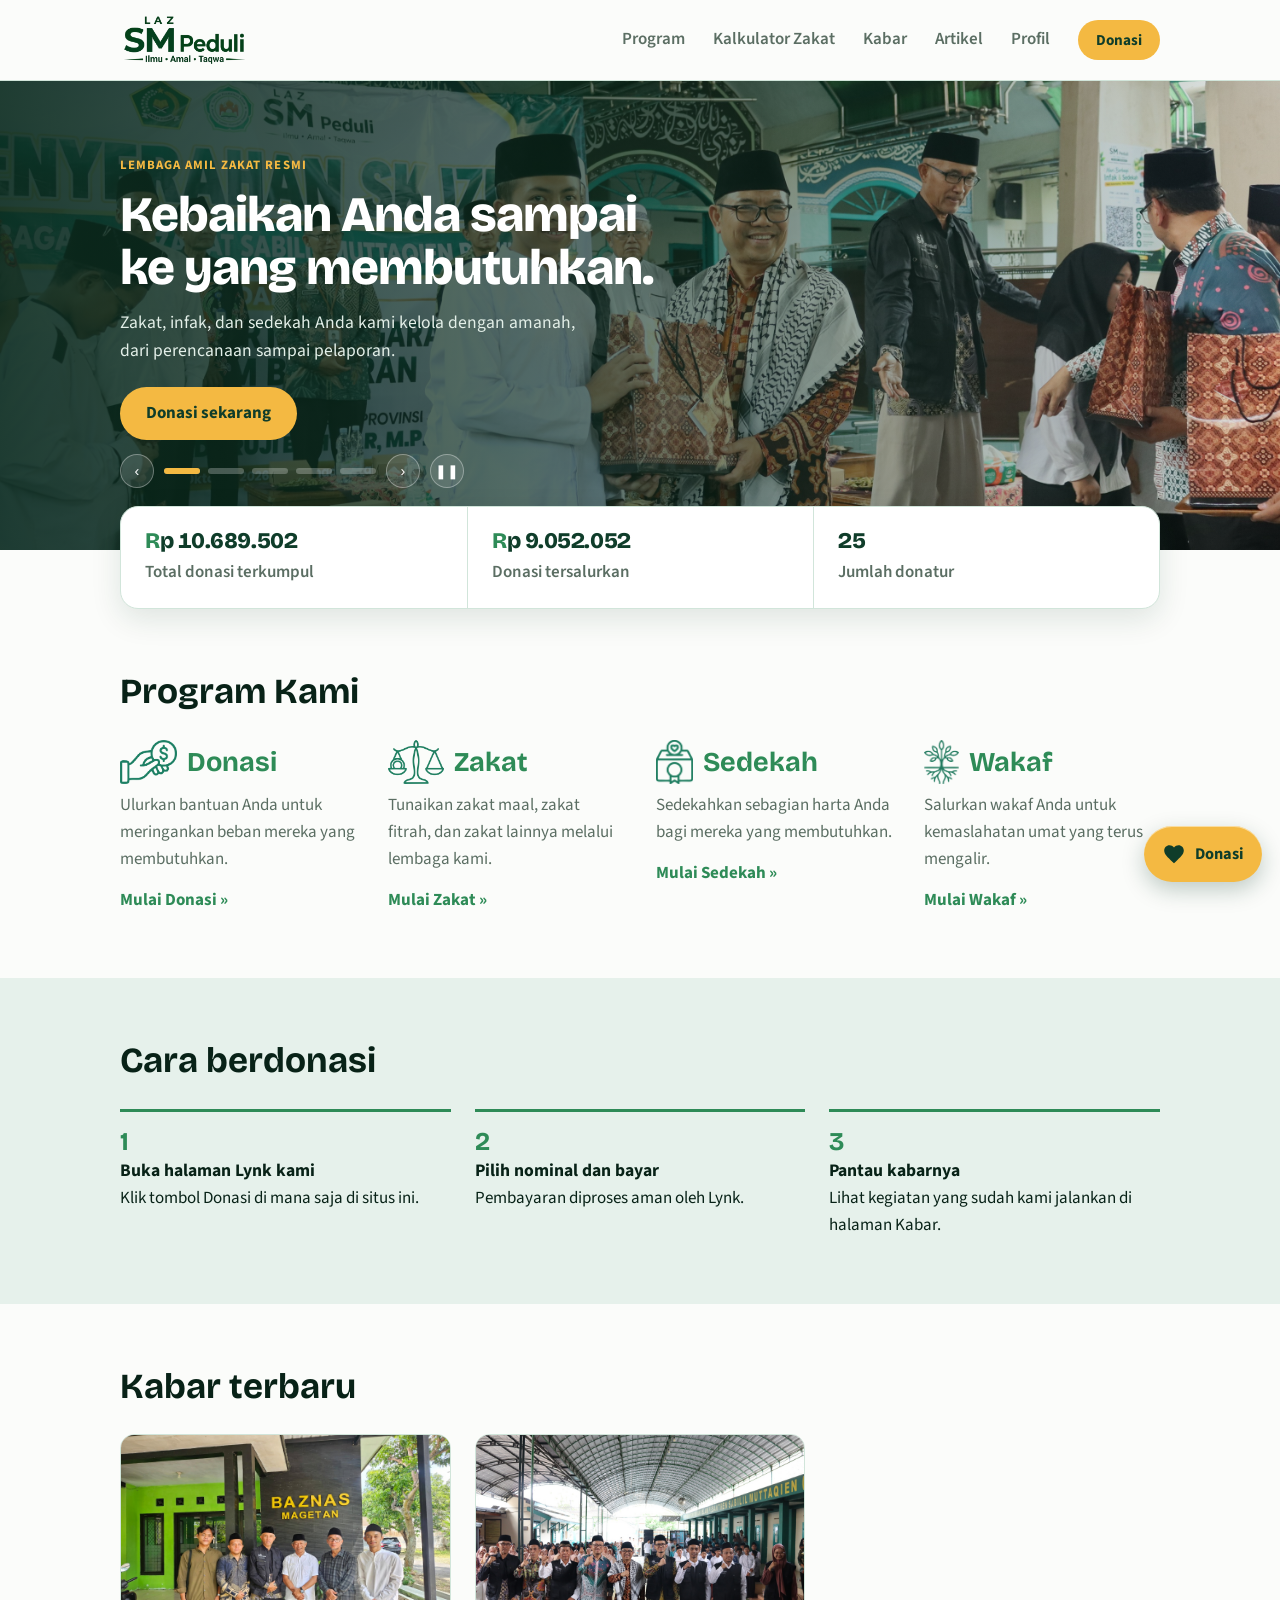
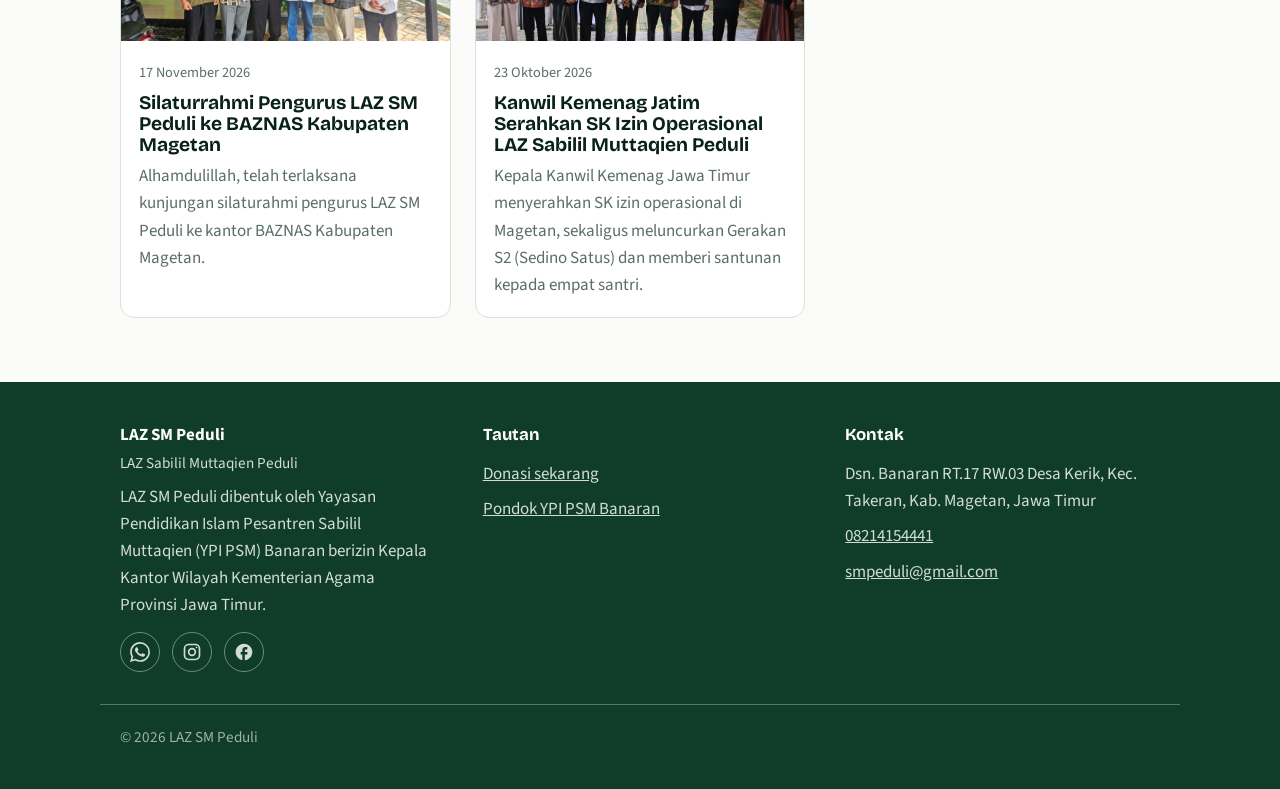
<file: index.html>
<!doctype html><html lang="id"><head><meta charset="utf-8"><link rel="icon" type="image/png" href="/img/favicon.png"><link rel="apple-touch-icon" href="/img/favicon.png"><meta name="viewport" content="width=device-width,initial-scale=1"><meta name="theme-color" content="#0f3d2a"><link rel="preconnect" href="https://fonts.googleapis.com"><link rel="preconnect" href="https://fonts.gstatic.com" crossorigin><link rel="stylesheet" href="https://fonts.googleapis.com/css2?family=Bricolage+Grotesque:wght@600;800&family=Source+Sans+3:wght@400;600;700&display=swap"><link rel="stylesheet" href="style.css"><title>LAZ SM Peduli | Zakat, Infak, Sedekah dan Wakaf</title><meta name="description" content="Lembaga Amil Zakat Sabilil Muttaqien Peduli (LAZ SM Peduli) berizin Kemenag. Tunaikan zakat, infak, sedekah dan wakaf, dan hitung zakat dengan kalkulator."><link rel="canonical" href="https://lazsmpeduli.org/"><meta property="og:type" content="website"><meta property="og:site_name" content="LAZ SM Peduli"><meta property="og:locale" content="id_ID"><meta property="og:title" content="LAZ SM Peduli | Zakat, Infak, Sedekah dan Wakaf"><meta property="og:description" content="Lembaga Amil Zakat Sabilil Muttaqien Peduli (LAZ SM Peduli) berizin Kemenag. Tunaikan zakat, infak, sedekah dan wakaf, dan hitung zakat dengan kalkulator."><meta property="og:url" content="https://lazsmpeduli.org/"><meta property="og:image" content="https://lazsmpeduli.org/img/logo.png"><script type="application/ld+json">{"@context":"https://schema.org","@graph":[{"@type":"Organization","@id":"https://lazsmpeduli.org/#org","name":"LAZ Sabilil Muttaqien Peduli","alternateName":"LAZ SM Peduli","url":"https://lazsmpeduli.org/","logo":"https://lazsmpeduli.org/img/logo.png","sameAs":["https://www.instagram.com/lazsmpeduli/"]},{"@type":"WebSite","@id":"https://lazsmpeduli.org/#web","url":"https://lazsmpeduli.org/","name":"LAZ SM Peduli","alternateName":"LAZ Sabilil Muttaqien Peduli","inLanguage":"id","publisher":{"@id":"https://lazsmpeduli.org/#org"}}]}</script></head><body data-page="home"><header id="hdr"></header>
<main><section class="hs" id="hs" aria-roledescription="carousel" aria-label="Sorotan LAZ SM Peduli"><div class="hs-slides" id="hsSlides"></div>
<div class="hs-ctrl"><button class="hs-arr" id="hsPrev" type="button" aria-label="Slide sebelumnya">&#8249;</button><div class="hs-dots" id="hsDots"></div><button class="hs-arr" id="hsNext" type="button" aria-label="Slide berikutnya">&#8250;</button><button class="hs-pp" id="hsPause" type="button" aria-label="Jeda slideshow">&#10074;&#10074;</button></div></section>
<section class="sn" id="sn" aria-label="Ringkasan donasi"></section>
<section class="s"><div class="wrap"><h2 id="progTitle">Program Kami</h2><div class="progs" id="progHome"></div></div></section>
<section class="s alt"><div class="wrap"><h2>Cara berdonasi</h2><ol class="steps"><li><b>Buka halaman Lynk kami</b>Klik tombol Donasi di mana saja di situs ini.</li><li><b>Pilih nominal dan bayar</b>Pembayaran diproses aman oleh Lynk.</li><li><b>Pantau kabarnya</b>Lihat kegiatan yang sudah kami jalankan di halaman Kabar.</li></ol></div></section>
<section class="s"><div class="wrap"><h2>Kabar terbaru</h2><div class="grid" id="latest"></div></div></section></main>
<footer id="ftr"></footer><script src="app.js"></script></body></html>
</file>
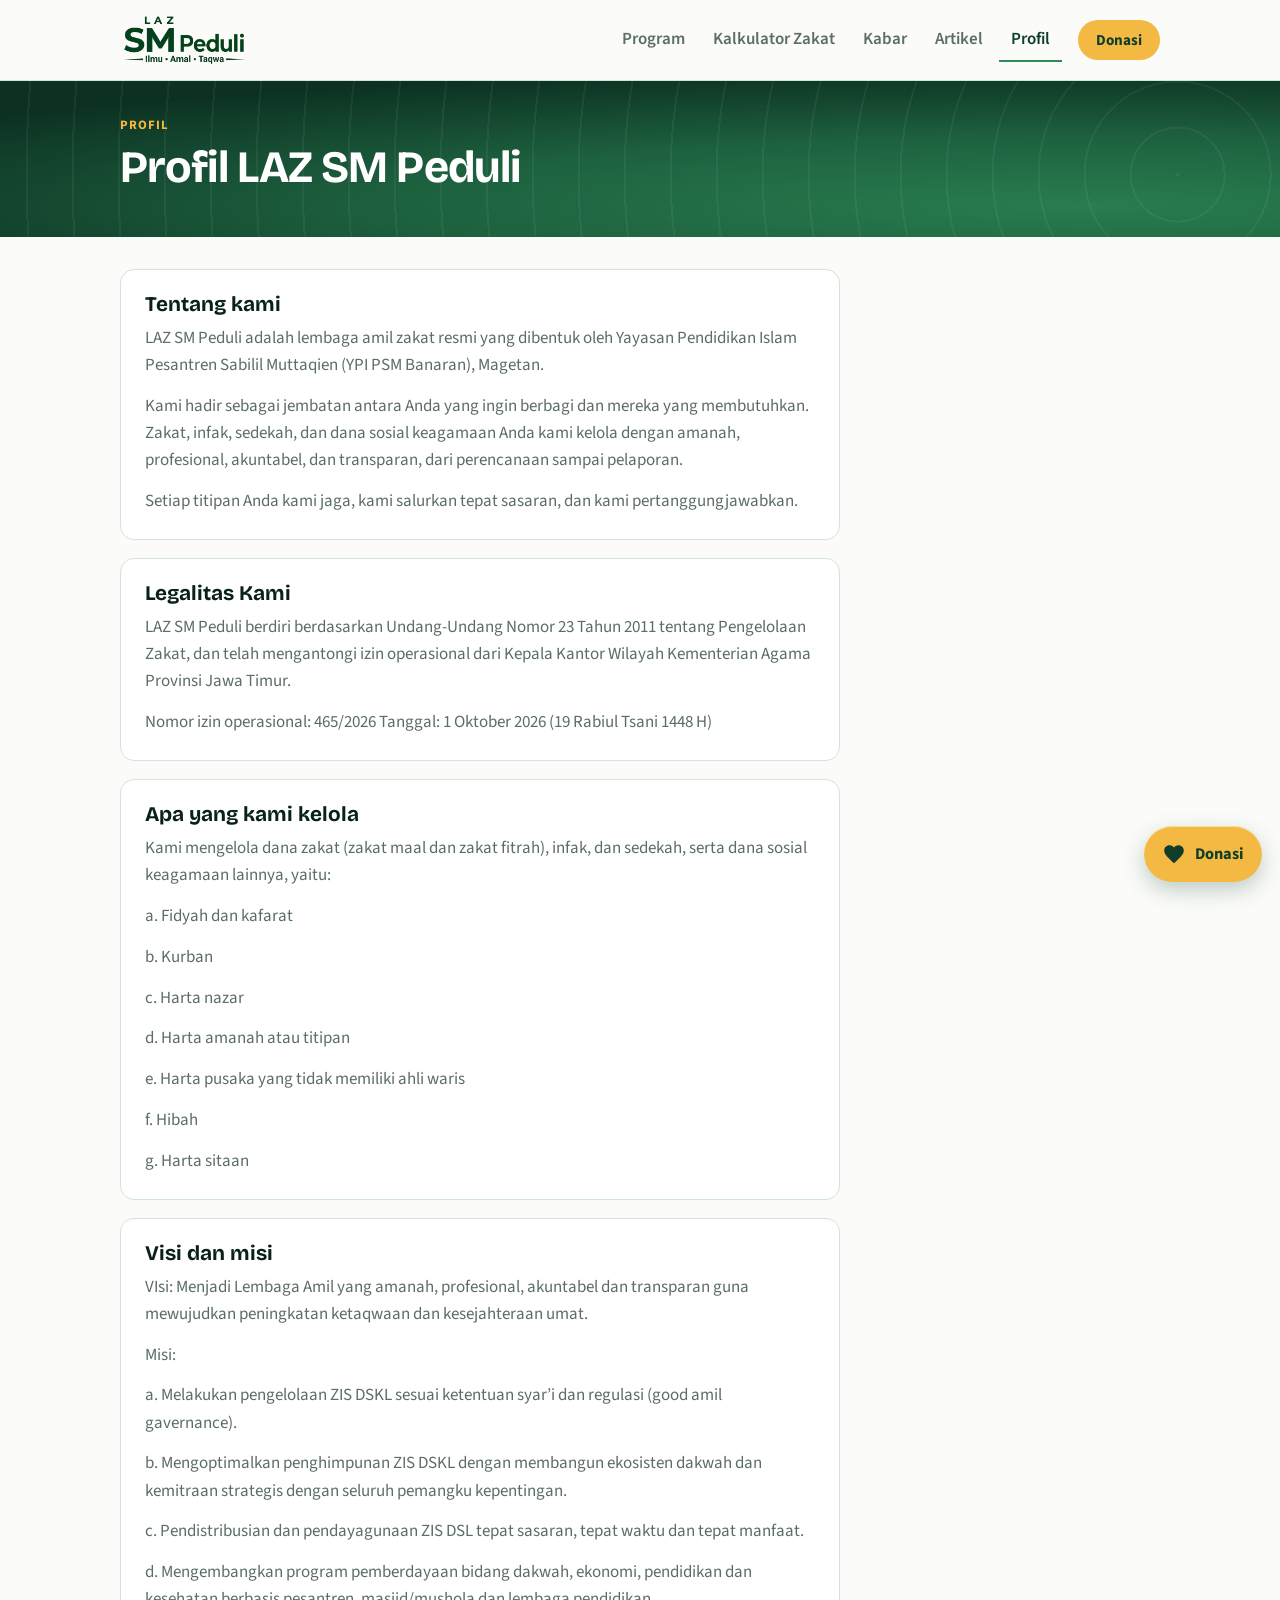
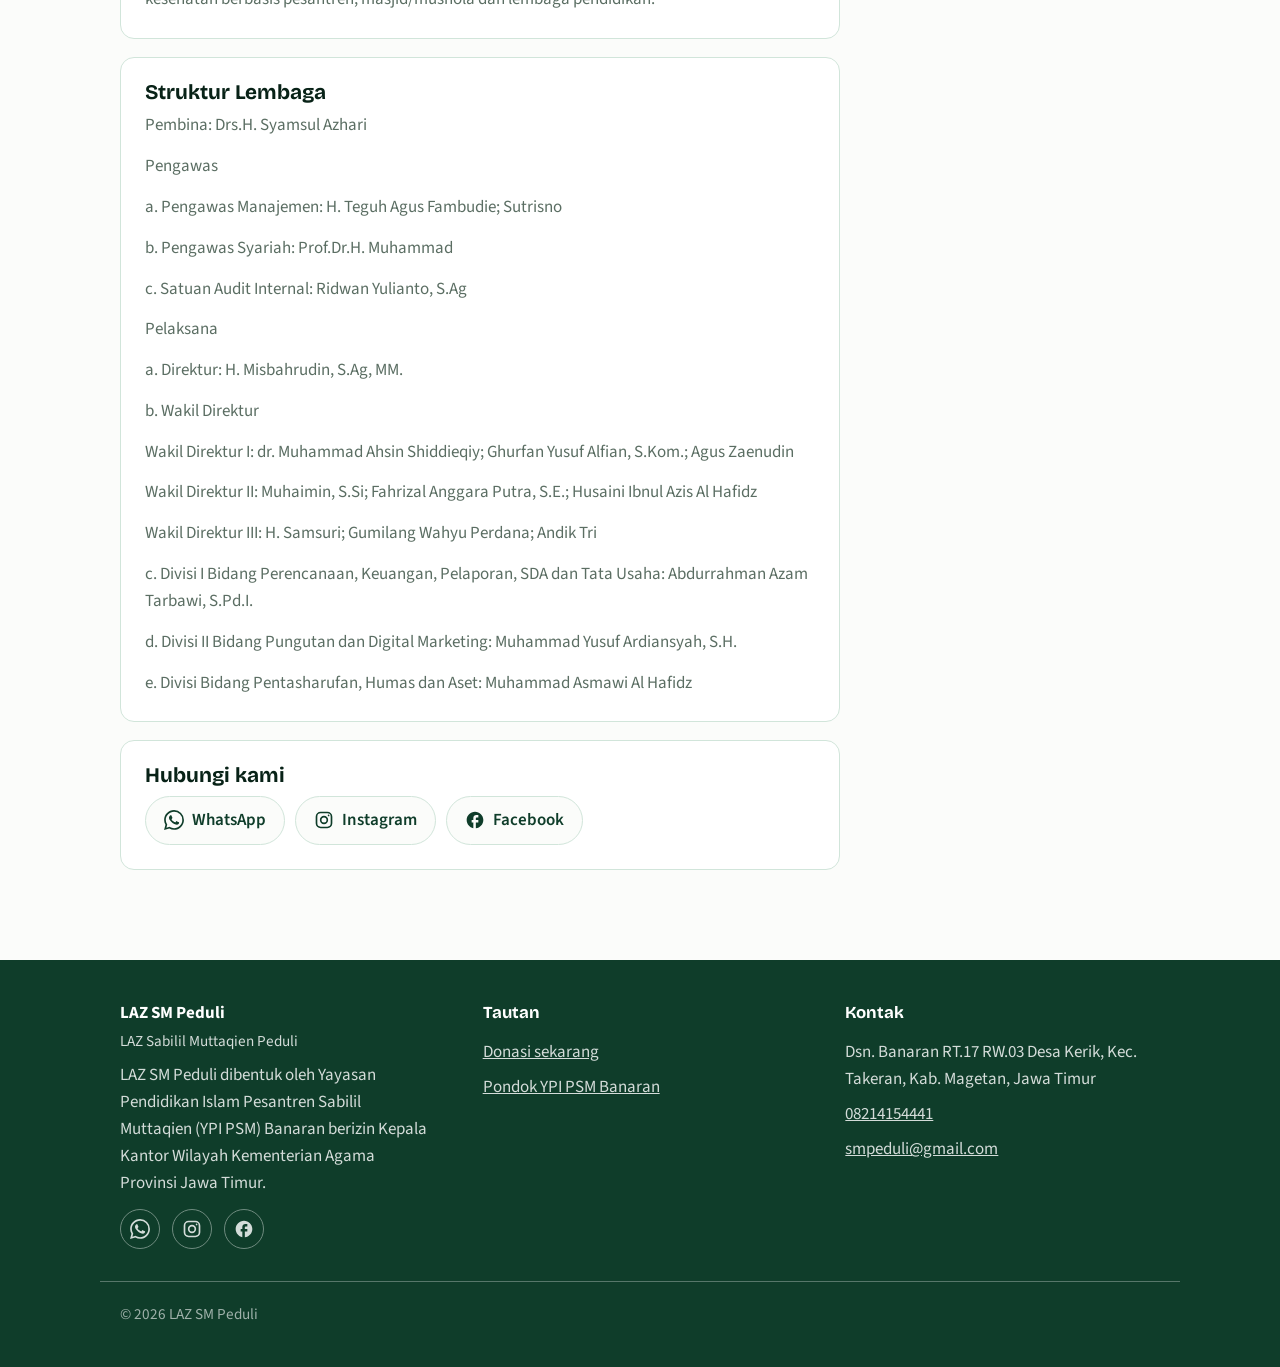
<file: about.html>
<!doctype html><html lang="id"><head><meta charset="utf-8"><link rel="icon" type="image/png" href="/img/favicon.png"><link rel="apple-touch-icon" href="/img/favicon.png"><meta name="viewport" content="width=device-width,initial-scale=1"><meta name="theme-color" content="#0f3d2a"><link rel="preconnect" href="https://fonts.googleapis.com"><link rel="preconnect" href="https://fonts.gstatic.com" crossorigin><link rel="stylesheet" href="https://fonts.googleapis.com/css2?family=Bricolage+Grotesque:wght@600;800&family=Source+Sans+3:wght@400;600;700&display=swap"><link rel="stylesheet" href="style.css"><title>Profil | LAZ SM Peduli</title><meta name="description" content="Profil, visi, misi, dan struktur LAZ Sabilil Muttaqien Peduli (LAZ SM Peduli)."><link rel="canonical" href="https://lazsmpeduli.org/about"></head><body data-page="about"><header id="hdr"></header>
<main class="page"><div class="wrap"><div id="profile"></div></div></main>
<footer id="ftr"></footer><script src="app.js"></script></body></html>
</file>
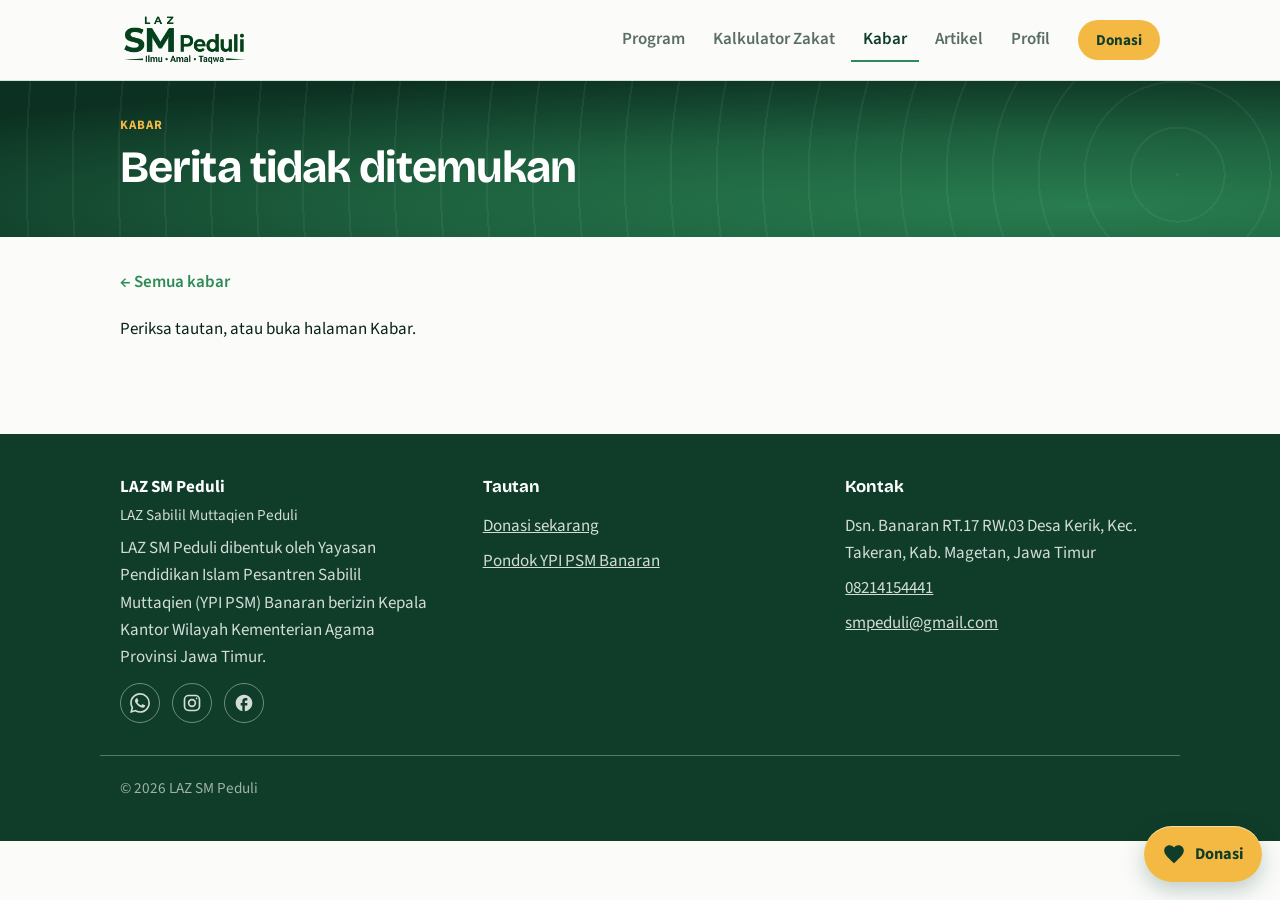
<file: article.html>
<!doctype html><html lang="id"><head><meta charset="utf-8"><link rel="icon" type="image/png" href="/img/favicon.png"><link rel="apple-touch-icon" href="/img/favicon.png"><meta name="viewport" content="width=device-width,initial-scale=1"><meta name="theme-color" content="#0f3d2a"><link rel="preconnect" href="https://fonts.googleapis.com"><link rel="preconnect" href="https://fonts.gstatic.com" crossorigin><link rel="stylesheet" href="https://fonts.googleapis.com/css2?family=Bricolage+Grotesque:wght@600;800&family=Source+Sans+3:wght@400;600;700&display=swap"><link rel="stylesheet" href="style.css"><title>Kabar | LAZ SM Peduli</title><meta name="description" content="Kabar terbaru dari LAZ SM Peduli."></head><body data-page="news"><header id="hdr"></header>
<main class="page"><div class="wrap"><div class="art" id="art"></div></div></main>
<footer id="ftr"></footer><script src="app.js"></script></body></html>
</file>
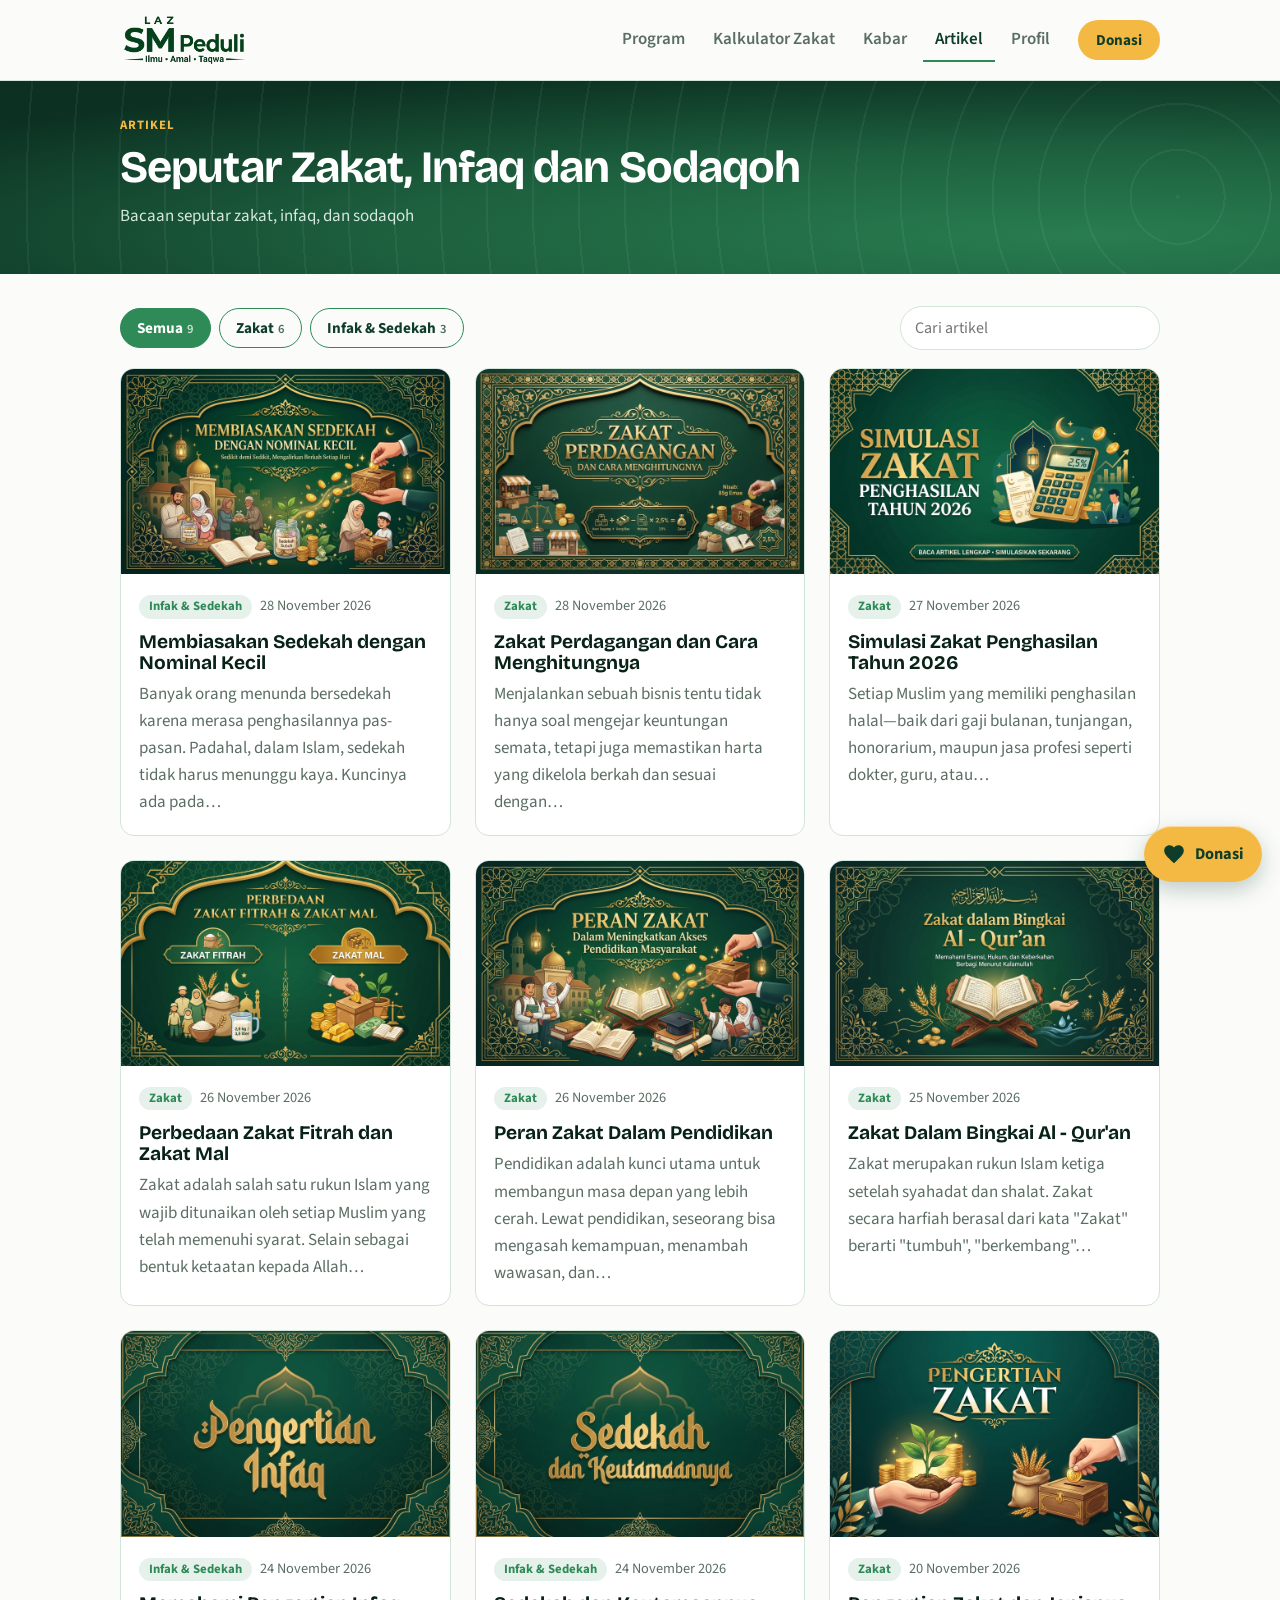
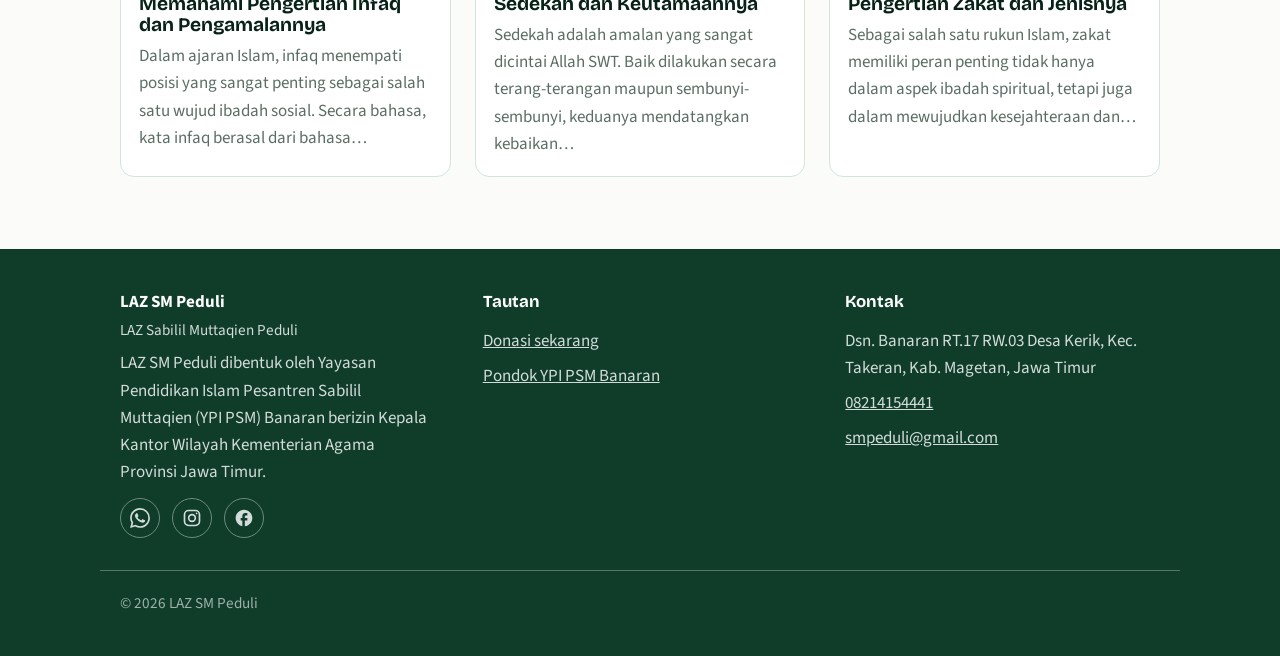
<file: artikel.html>
<!doctype html><html lang="id"><head><meta charset="utf-8"><link rel="icon" type="image/png" href="/img/favicon.png"><link rel="apple-touch-icon" href="/img/favicon.png"><meta name="viewport" content="width=device-width,initial-scale=1"><meta name="theme-color" content="#0f3d2a"><link rel="preconnect" href="https://fonts.googleapis.com"><link rel="preconnect" href="https://fonts.gstatic.com" crossorigin><link rel="stylesheet" href="https://fonts.googleapis.com/css2?family=Bricolage+Grotesque:wght@600;800&family=Source+Sans+3:wght@400;600;700&display=swap"><link rel="stylesheet" href="style.css"><title>Artikel | LAZ SM Peduli</title><meta name="description" content="Bacaan seputar zakat, infak, dan sedekah dari LAZ SM Peduli."><link rel="canonical" href="https://lazsmpeduli.org/artikel"></head><body data-page="artikel"><header id="hdr"></header>
<main class="page"><div class="wrap" id="artPage"></div></main>
<footer id="ftr"></footer><script src="app.js"></script></body></html>
</file>
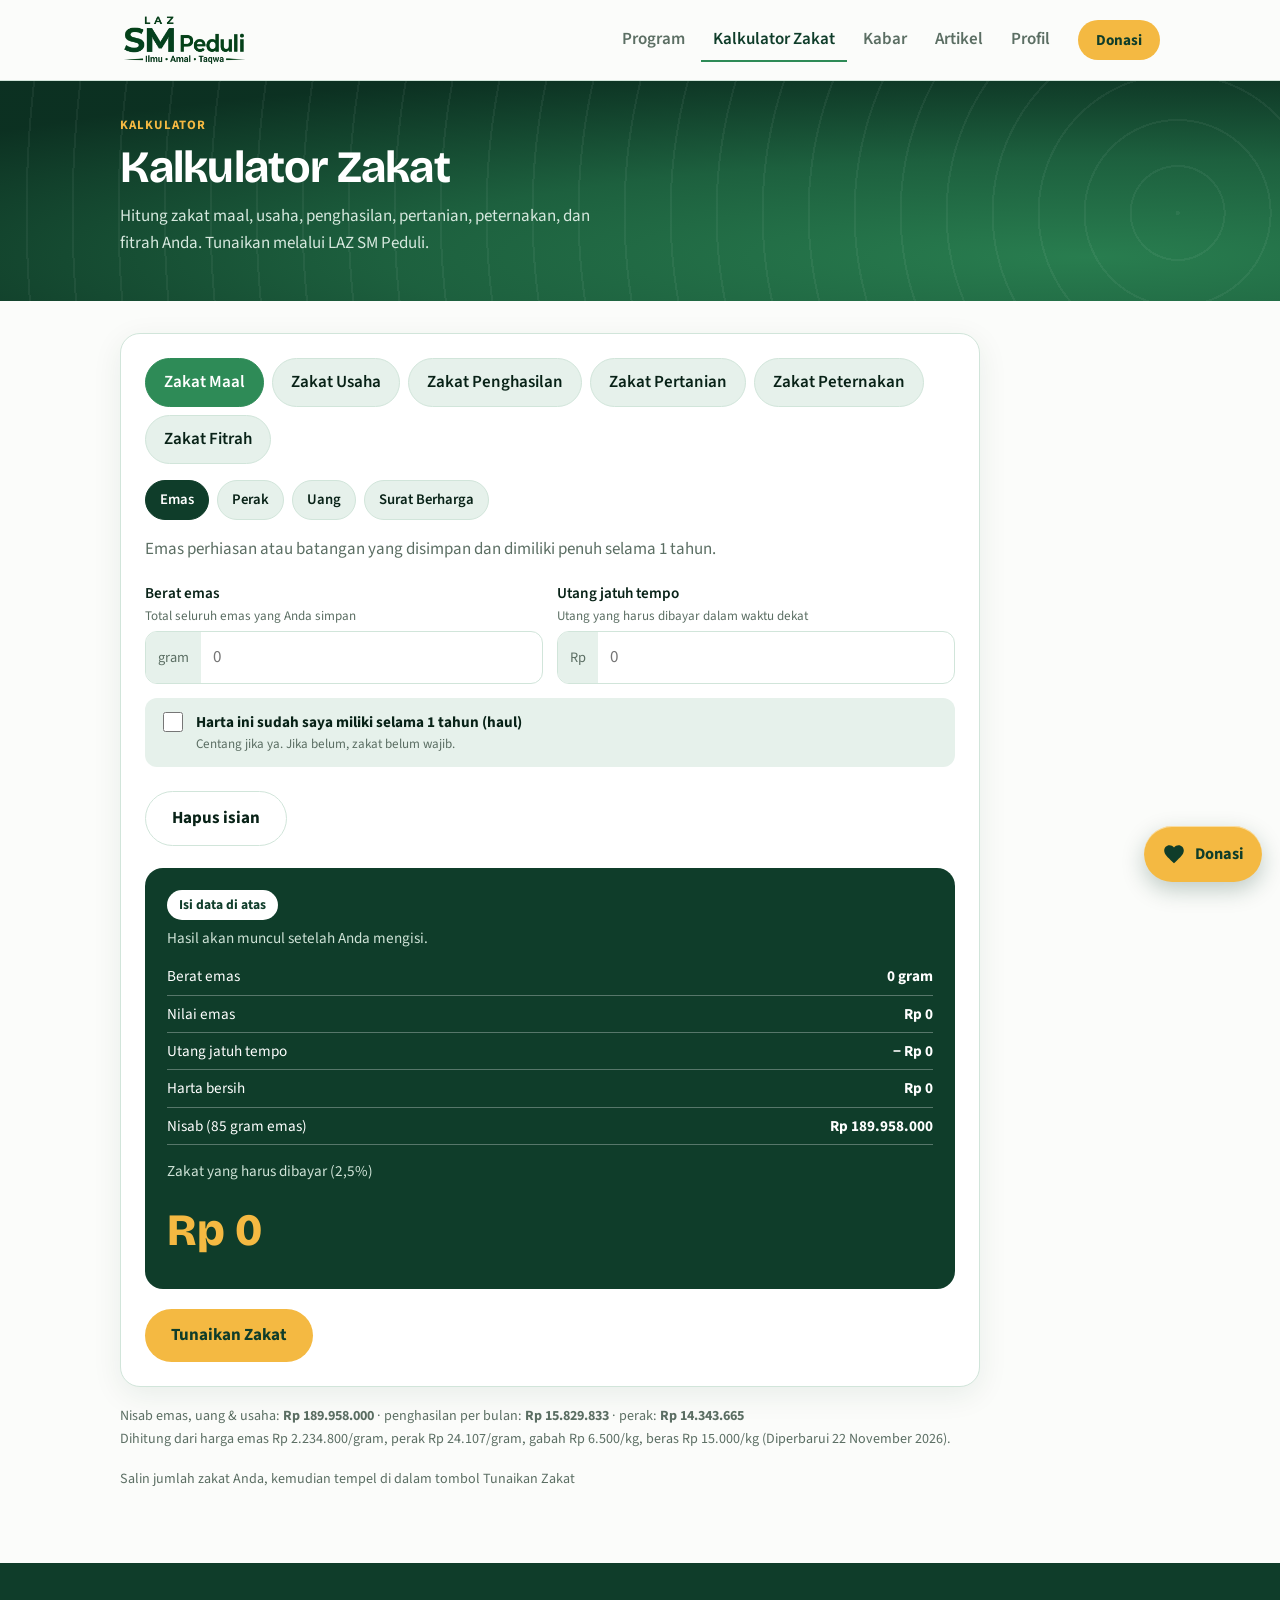
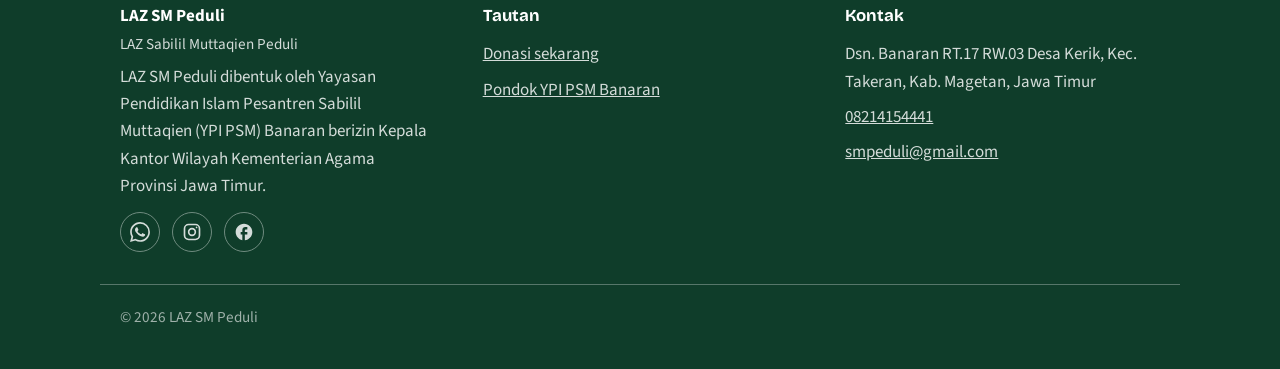
<file: kalkulator.html>
<!doctype html><html lang="id"><head><meta charset="utf-8"><link rel="icon" type="image/png" href="/img/favicon.png"><link rel="apple-touch-icon" href="/img/favicon.png"><meta name="viewport" content="width=device-width,initial-scale=1"><meta name="theme-color" content="#0f3d2a"><link rel="preconnect" href="https://fonts.googleapis.com"><link rel="preconnect" href="https://fonts.gstatic.com" crossorigin><link rel="stylesheet" href="https://fonts.googleapis.com/css2?family=Bricolage+Grotesque:wght@600;800&family=Source+Sans+3:wght@400;600;700&display=swap"><link rel="stylesheet" href="style.css"><link rel="stylesheet" href="https://fonts.googleapis.com/css2?family=Amiri:wght@400;700&display=swap"><title>Kalkulator Zakat | LAZ SM Peduli</title><meta name="description" content="Hitung zakat maal, profesi, emas, perniagaan, dan peternakan dengan kalkulator zakat LAZ SM Peduli."><link rel="canonical" href="https://lazsmpeduli.org/kalkulator"></head><body data-page="kalkulator"><header id="hdr"></header>
<main class="page"><div class="wrap"><div id="calc"><p class="empty">Memuat kalkulator…</p></div></div></main>
<footer id="ftr"></footer><script src="app.js"></script><script src="calc.js"></script></body></html>
</file>
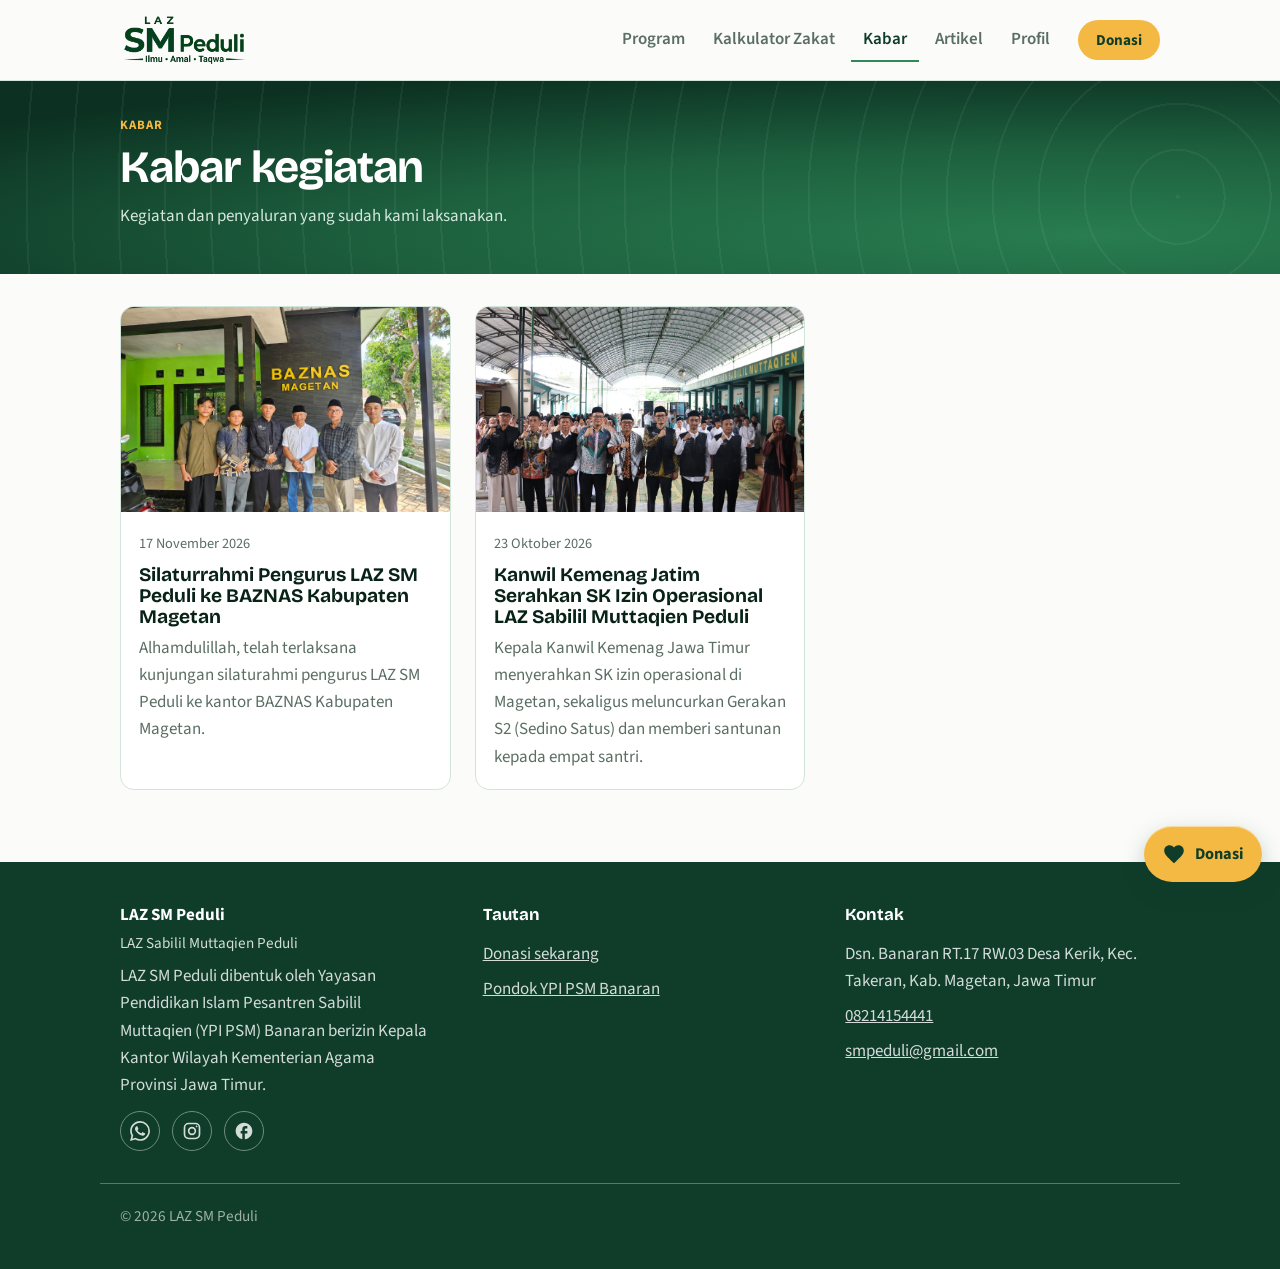
<file: news.html>
<!doctype html><html lang="id"><head><meta charset="utf-8"><link rel="icon" type="image/png" href="/img/favicon.png"><link rel="apple-touch-icon" href="/img/favicon.png"><meta name="viewport" content="width=device-width,initial-scale=1"><meta name="theme-color" content="#0f3d2a"><link rel="preconnect" href="https://fonts.googleapis.com"><link rel="preconnect" href="https://fonts.gstatic.com" crossorigin><link rel="stylesheet" href="https://fonts.googleapis.com/css2?family=Bricolage+Grotesque:wght@600;800&family=Source+Sans+3:wght@400;600;700&display=swap"><link rel="stylesheet" href="style.css"><title>Kabar | LAZ SM Peduli</title><meta name="description" content="Kabar dan kegiatan terbaru LAZ SM Peduli, Lembaga Amil Zakat Sabilil Muttaqien Peduli."><link rel="canonical" href="https://lazsmpeduli.org/news"></head><body data-page="news"><header id="hdr"></header>
<main class="page"><div class="wrap"><h1>Kabar kegiatan</h1><p class="lead">Kegiatan dan penyaluran yang sudah kami laksanakan.</p><div class="grid" id="newsList"></div></div></main>
<footer id="ftr"></footer><script src="app.js"></script></body></html>
</file>
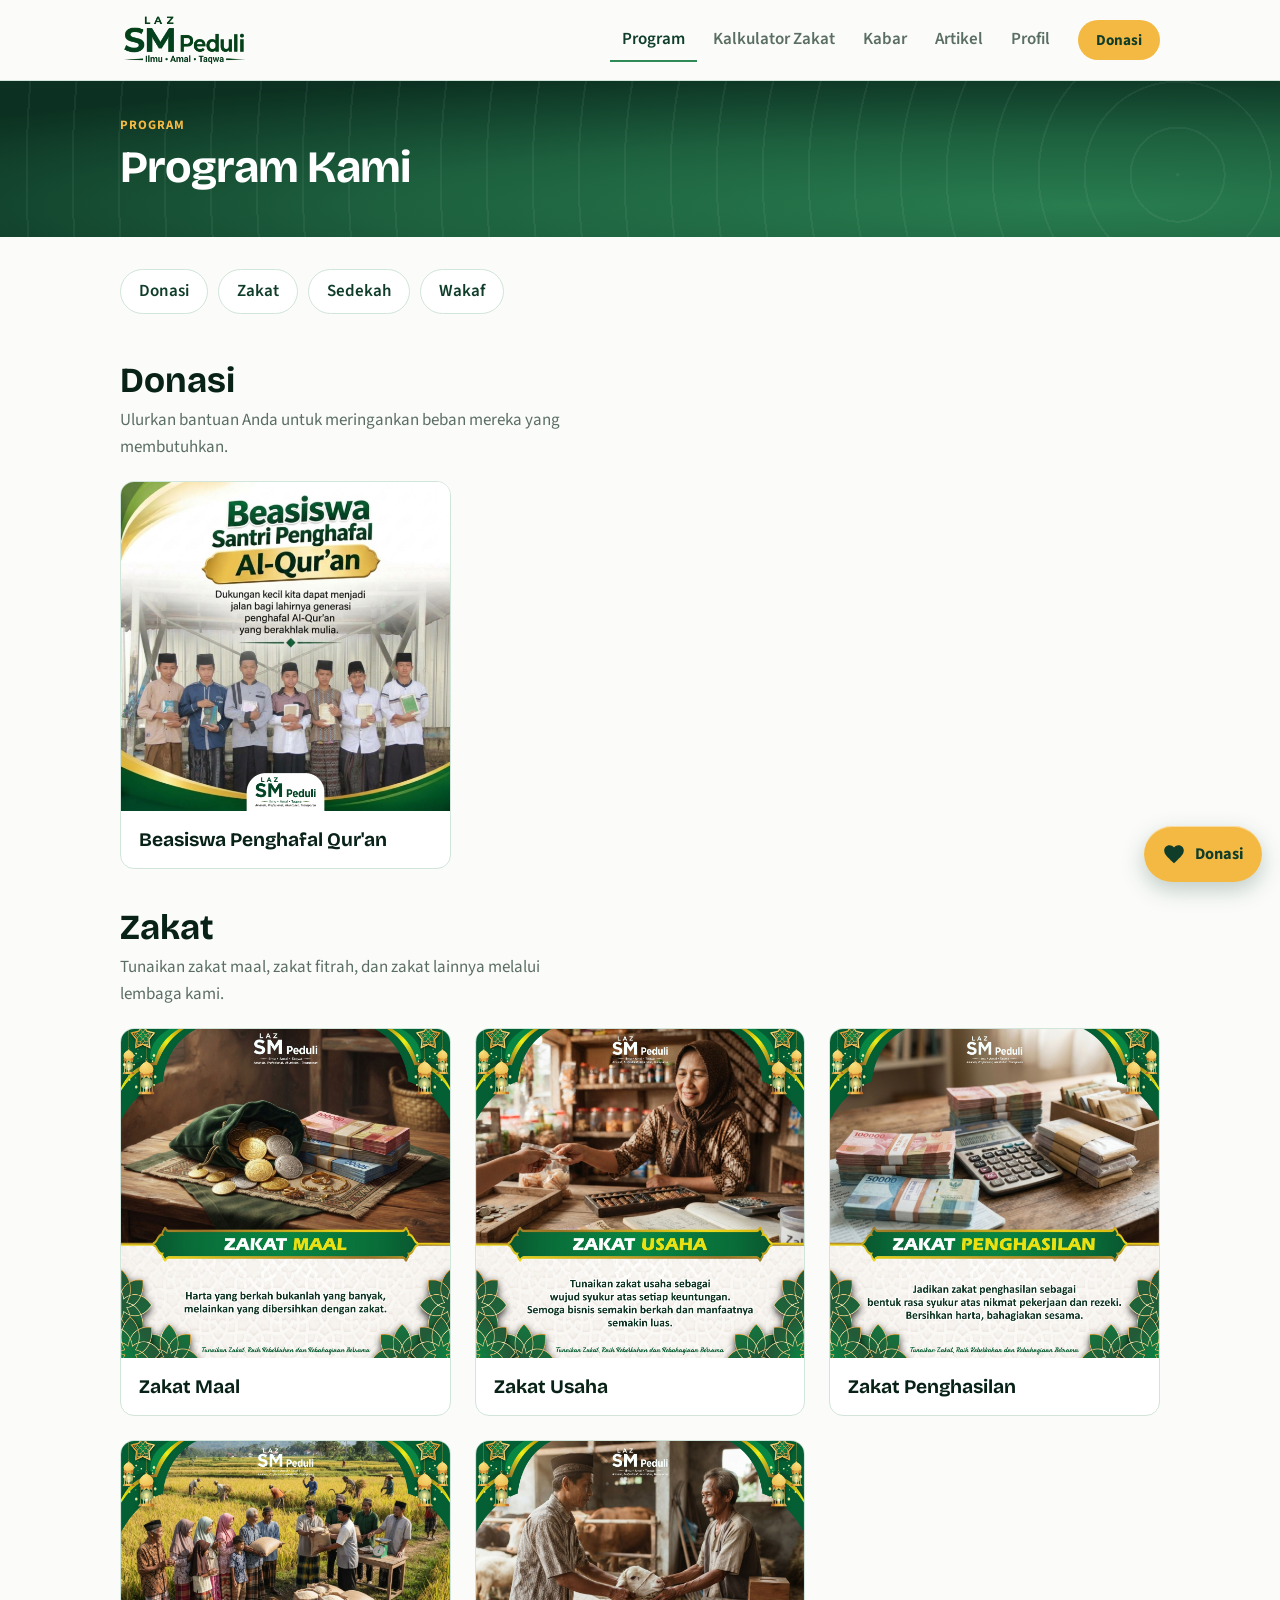
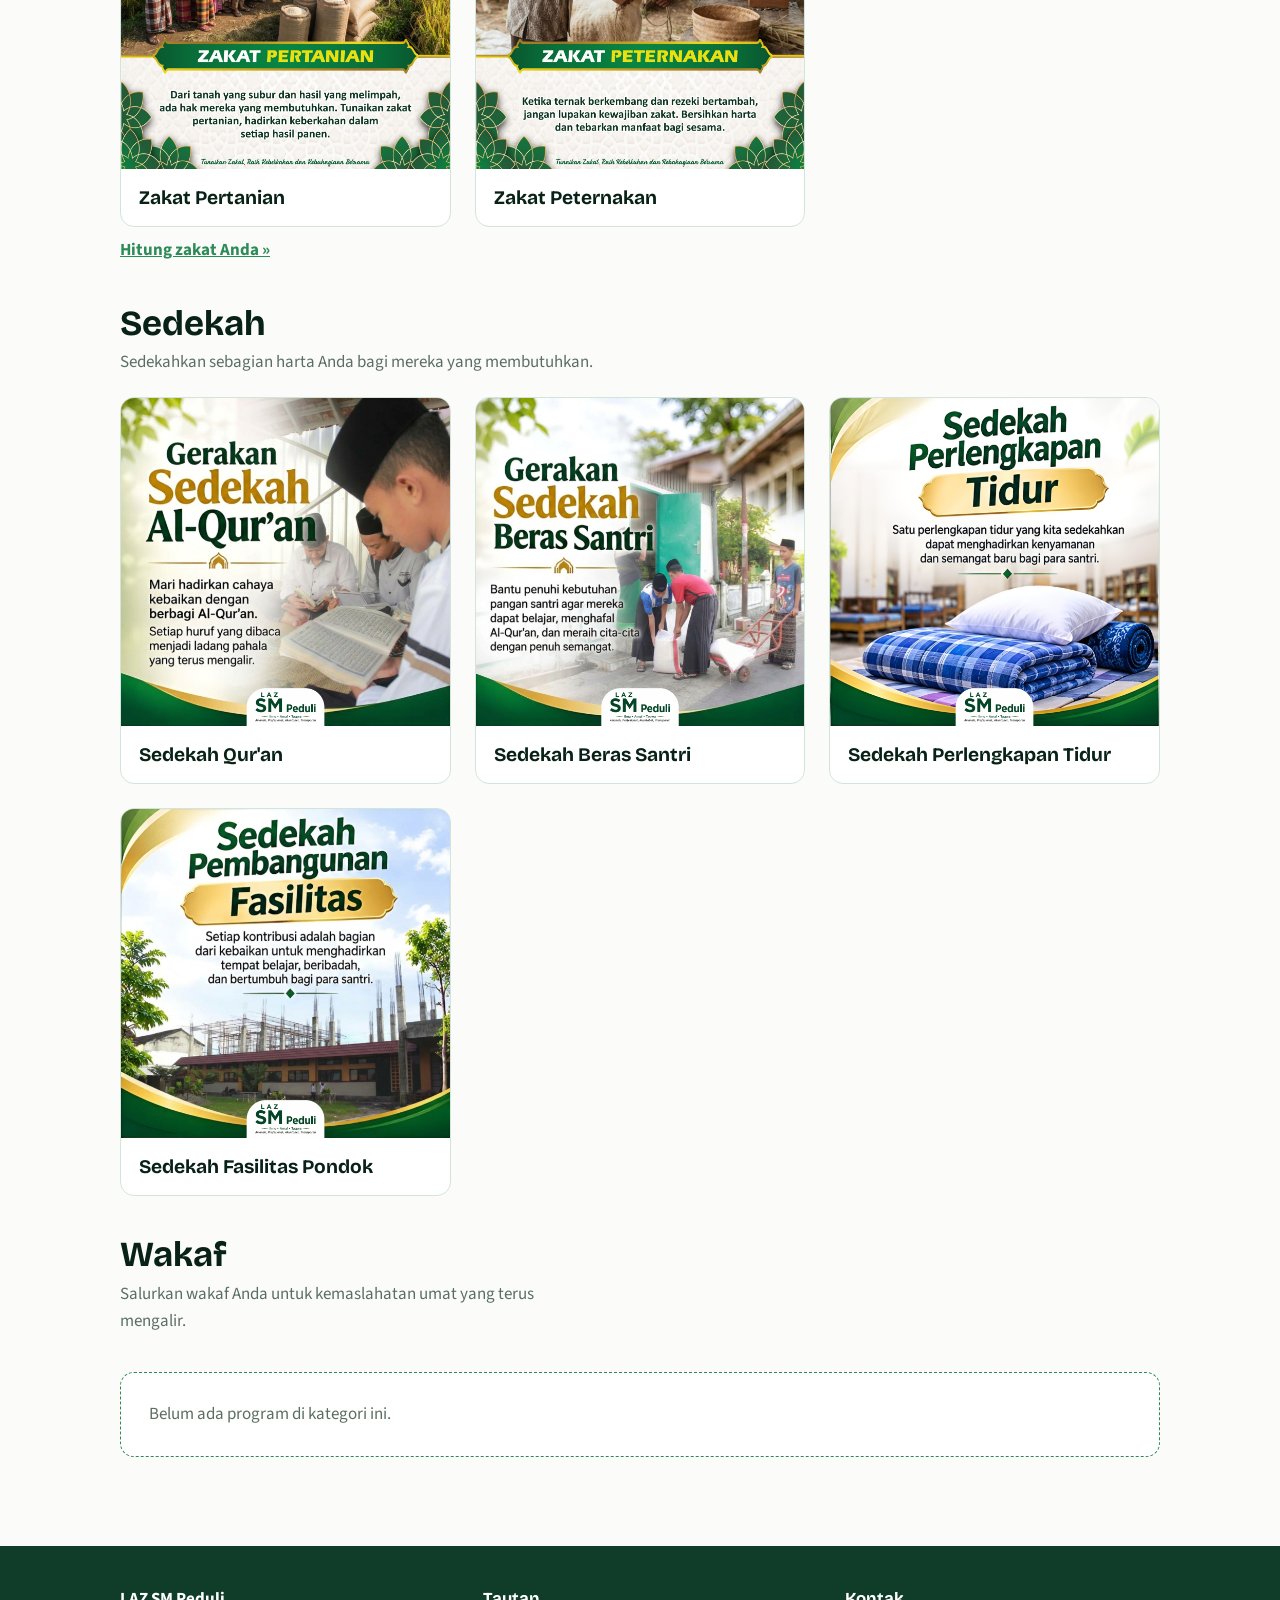
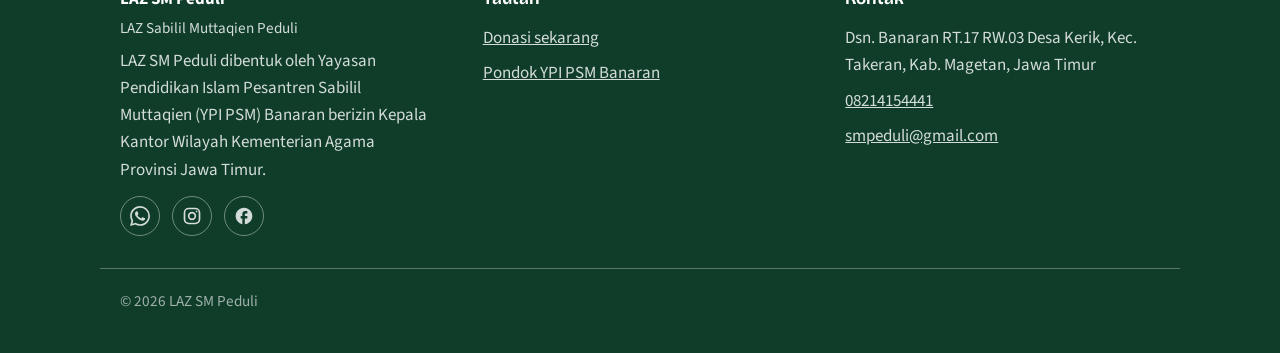
<file: program.html>
<!doctype html><html lang="id"><head><meta charset="utf-8"><link rel="icon" type="image/png" href="/img/favicon.png"><link rel="apple-touch-icon" href="/img/favicon.png"><meta name="viewport" content="width=device-width,initial-scale=1"><meta name="theme-color" content="#0f3d2a"><link rel="preconnect" href="https://fonts.googleapis.com"><link rel="preconnect" href="https://fonts.gstatic.com" crossorigin><link rel="stylesheet" href="https://fonts.googleapis.com/css2?family=Bricolage+Grotesque:wght@600;800&family=Source+Sans+3:wght@400;600;700&display=swap"><link rel="stylesheet" href="style.css"><title>Program | LAZ SM Peduli</title><meta name="description" content="Program donasi, zakat, sedekah, dan wakaf LAZ SM Peduli. Pilih program kebaikan dan tunaikan melalui Lynk."><link rel="canonical" href="https://lazsmpeduli.org/program"></head><body data-page="program"><header id="hdr"></header>
<main class="page"><div class="wrap"><div id="progPage"></div></div></main>
<footer id="ftr"></footer><script src="app.js"></script></body></html>
</file>
<file: style.css>
:root{--forest:#0f3d2a;--leaf:#2e8b57;--sun:#f4b942;--fh:"Bricolage Grotesque";--fb:"Source Sans 3";--root:16px;--paper:#fbfcfa;--mut:#5b6e63;--ink:color-mix(in srgb,var(--forest) 55%,#000);--mist:color-mix(in srgb,var(--leaf) 12%,#fff);--line:color-mix(in srgb,var(--leaf) 22%,#fff);--soft:color-mix(in srgb,var(--forest) 18%,#fff)}
html{font-size:var(--root)}
*{box-sizing:border-box}html{scroll-behavior:smooth}
body{margin:0;font:1.0625rem/1.6 var(--fb),system-ui,sans-serif;color:var(--ink);background:var(--paper)}
h1,h2,h3,.brand,.num{font-family:var(--fh),var(--fb),system-ui,sans-serif;line-height:1.1;margin:0}
a{color:inherit}a:focus-visible,button:focus-visible{outline:3px solid var(--sun);outline-offset:3px}
.wrap{max-width:var(--wrap,1080px);margin:0 auto;padding:0 20px}
header{position:sticky;top:0;z-index:5;background:var(--paper);border-bottom:1px solid var(--line)}
.bar{display:flex;align-items:center;gap:16px;min-height:calc(var(--logo-h,56px) + 24px)}
.brand{display:flex;align-items:center;gap:10px;font-weight:700;font-size:1.2rem;text-decoration:none;margin-right:auto}
.mark{width:22px;height:22px;background:var(--leaf);border-radius:50% 50% 50% 0;transform:rotate(-45deg)}
.btn{display:inline-block;background:var(--sun);color:var(--forest);font-weight:700;padding:14px 26px;border-radius:999px;text-decoration:none;transition:transform .15s}
.btn:hover{transform:translateY(-2px)}.btn.small{padding:8px 18px;font-size:.95rem}
.hero{background:var(--forest);color:#fff;padding:64px 0 56px}
.hero .wrap{display:grid;grid-template-columns:1.1fr 1fr;gap:48px;align-items:center}
.hero h1{font-size:clamp(2rem,5vw,3.2rem);font-weight:700}
.hero p{color:var(--soft);max-width:46ch;margin:18px 0 28px}
.show{background:color-mix(in srgb,var(--forest) 75%,#000);border:1px solid color-mix(in srgb,var(--forest) 70%,#fff);border-radius:20px;padding:36px 28px 22px;min-height:260px;display:flex;flex-direction:column}
#slides{flex:1;position:relative;min-height:150px}
.slide{position:absolute;inset:0;opacity:0;visibility:hidden;transition:opacity .5s,visibility .5s;display:flex;flex-direction:column;justify-content:center}
.slide.on{opacity:1;visibility:visible}
.num{font-size:clamp(2.4rem,6vw,3.6rem);font-weight:800;color:var(--sun);font-variant-numeric:tabular-nums}
.lbl{color:var(--soft);margin-top:8px;font-size:1.1rem}
#dots{display:flex;gap:8px}#dots button{width:28px;height:6px;border:0;border-radius:4px;background:color-mix(in srgb,var(--forest) 60%,#fff);cursor:pointer;padding:0}
#dots button[aria-current=true]{background:var(--sun)}
section.s{padding:64px 0}section.alt{background:var(--mist)}
h2{font-size:clamp(1.6rem,3.5vw,2.2rem);margin-bottom:28px}
.steps{display:grid;grid-template-columns:repeat(3,1fr);gap:24px;list-style:none;padding:0;margin:0;counter-reset:s}
.steps li{counter-increment:s;padding-top:14px;border-top:3px solid var(--leaf)}
.steps li::before{content:counter(s);font:700 1.6rem var(--fh),sans-serif;color:var(--leaf);display:block}
.steps b{display:block;font-size:1.1rem}
.grid{display:grid;grid-template-columns:repeat(auto-fill,minmax(280px,1fr));gap:24px}
.card{background:#fff;border:1px solid var(--line);border-radius:14px;overflow:hidden}
.card img,.ph{width:100%;aspect-ratio:16/10;object-fit:cover;display:block;background:var(--mist)}
.cb{padding:18px}.cb time{color:var(--mut);font-size:.9rem}.cb h3{font-size:1.2rem;margin:6px 0 8px}.cb p{margin:0;color:var(--mut)}
.empty{grid-column:1/-1;background:#fff;border:1px dashed var(--leaf);border-radius:14px;padding:28px;color:var(--mut)}
.page{padding:56px 0 72px}.page h1{font-size:clamp(2rem,5vw,2.8rem);margin-bottom:12px}
.lead{color:var(--mut);max-width:60ch;margin-bottom:36px}
.blk{background:#fff;border:1px solid var(--line);border-radius:14px;padding:24px;margin-bottom:18px;max-width:720px}
.blk h2{font-size:1.3rem;margin-bottom:8px}.blk p{margin:0;color:var(--mut)}
footer{background:var(--forest);color:var(--soft);padding:40px 0}.foot{display:grid;grid-template-columns:repeat(auto-fit,minmax(220px,1fr));gap:32px 48px}
.foot p{margin:0}.foot strong{color:#fff}.mut{color:color-mix(in srgb,var(--forest) 40%,#fff)}code{background:var(--mist);padding:1px 6px;border-radius:4px}
@media(max-width:760px){.hero .wrap,.steps{grid-template-columns:1fr}.hero{padding:40px 0}}
@media(prefers-reduced-motion:reduce){*{transition:none!important;scroll-behavior:auto}}

a.card{display:block;text-decoration:none;color:inherit}a.card:hover h3{color:var(--leaf)}
.art{max-width:720px}.art time{color:var(--mut)}.art h1{margin:6px 0 20px}.art img{width:100%;border-radius:14px;margin:0 0 24px}
.art p{margin:0 0 1.1em}.back{display:inline-block;margin-bottom:20px;color:var(--leaf);font-weight:600;text-decoration:none}.art .src{color:var(--mut);font-size:.95rem}

.logo{height:var(--logo-h,56px);width:auto;max-width:60vw;display:block}
.art .src a{color:var(--leaf);font-weight:600}
#profile h1{margin-bottom:24px}#profile .lead{margin-top:-10px}.blk p+p{margin-top:.8em}
.soc{display:flex;flex-wrap:wrap;gap:10px;margin-top:6px}.soc a{display:inline-flex;align-items:center;gap:8px;padding:10px 18px;border:1px solid var(--line);border-radius:999px;background:var(--paper);text-decoration:none;font-weight:600;color:var(--forest)}.soc a:hover{border-color:var(--leaf);color:var(--leaf)}.soc svg{width:20px;height:20px;flex:none}
nav ul{list-style:none;margin:0;padding:0;display:flex;gap:4px;align-items:center}nav li{position:relative}
nav a,nav .dd>button{font:inherit;font-weight:600;color:var(--mut);background:none;border:0;padding:8px 12px;cursor:pointer;text-decoration:none;display:inline-flex;gap:4px;align-items:center;border-radius:8px}
nav a:hover,nav .dd>button:hover,nav a[aria-current]{color:var(--forest)}nav a[aria-current]{box-shadow:inset 0 -2px 0 var(--leaf);border-radius:0}
.chev{flex:none;display:block;width:16px;height:16px;transition:transform .15s}.dd.open .chev{transform:rotate(180deg)}
nav .sub{position:absolute;top:100%;left:0;min-width:210px;background:#fff;border:1px solid var(--line);border-radius:12px;padding:6px;box-shadow:0 12px 30px rgba(0,0,0,.12);display:none;flex-direction:column;align-items:stretch;gap:0;z-index:10}
nav .sub a{display:block;white-space:nowrap;border-radius:8px;box-shadow:none;padding:10px 12px}nav .sub a:hover{background:var(--mist)}
.dd.open>.sub{display:flex}@media(hover:hover) and (min-width:961px){.dd:hover>.sub{display:flex}}
.burger{display:none;width:44px;height:44px;border:1px solid var(--line);border-radius:10px;background:none;cursor:pointer;flex-direction:column;align-items:center;justify-content:center;gap:5px;padding:0}
.burger span{width:20px;height:2px;background:var(--forest);display:block}
@media(max-width:960px){.burger{display:flex}.logo{height:min(var(--logo-h,56px),52px)}.bar{min-height:calc(min(var(--logo-h,56px),52px) + 20px)}
nav{display:none;position:absolute;left:0;right:0;top:100%;background:var(--paper);border-bottom:1px solid var(--line);padding:8px 20px 16px;max-height:75vh;overflow:auto}
header.menu-open nav{display:block}nav ul{flex-direction:column;align-items:stretch;gap:0}nav a,nav .dd>button{width:100%;padding:13px 6px;justify-content:space-between;border-radius:0}
nav a[aria-current]{box-shadow:none;color:var(--leaf)}nav .sub{position:static;box-shadow:none;border:0;border-left:2px solid var(--line);border-radius:0;margin-left:8px;padding:0}}
.fsoc{display:flex;gap:12px;margin-top:12px}.fsoc a{width:40px;height:40px;border-radius:50%;border:1px solid color-mix(in srgb,var(--forest) 60%,#fff);display:grid;place-items:center;color:#fff}
.fsoc a:hover{background:var(--sun);color:var(--forest);border-color:var(--sun)}.fsoc svg{width:20px;height:20px}
.fcol p{margin:0 0 .6em}.fcol h4{margin:0 0 12px;color:#fff;font-family:var(--fh),var(--fb),sans-serif;font-size:1.05rem}
.fcol ul{list-style:none;margin:0;padding:0;display:grid;gap:8px}.fcol li{white-space:pre-line}.fcol a{color:var(--soft)}.fcol a:hover{color:var(--sun)}
.fbot{margin-top:32px;padding-top:20px;border-top:1px solid color-mix(in srgb,var(--forest) 70%,#fff);color:color-mix(in srgb,var(--forest) 40%,#fff);font-size:.95rem}
.progs{display:grid;grid-template-columns:repeat(auto-fit,minmax(220px,1fr));gap:36px 32px}
.pitem{position:relative;display:block;text-decoration:none;color:inherit}
.phead{position:relative;display:flex;align-items:center;gap:10px;padding-left:0;font:700 1.7rem var(--fh),sans-serif;color:var(--leaf)}.phead img{height:44px;width:auto}
.pdesc{display:block;margin-top:8px;color:var(--mut)}.pmore{display:inline-block;margin-top:14px;color:var(--leaf);font-weight:700}.pitem:hover .pmore{text-decoration:underline}
.chips{display:flex;flex-wrap:wrap;gap:10px;margin:0 0 8px}.chips a{padding:8px 18px;border:1px solid var(--line);border-radius:999px;text-decoration:none;font-weight:600;color:var(--forest);background:#fff}.chips a:hover{border-color:var(--leaf);color:var(--leaf)}
.psec{padding-top:40px;scroll-margin-top:calc(var(--logo-h,56px) + 40px)}.psec h2{margin-bottom:6px}.pdesc2{margin:0 0 20px;color:var(--mut);max-width:60ch}.pgrid .cb h3{margin:0}

/* Kalkulator zakat */
#kz h1{font-size:clamp(2rem,5vw,2.8rem);margin-bottom:12px}
#kz .kcard{background:#fff;border:1px solid var(--line);border-radius:20px;padding:24px;max-width:860px;box-shadow:0 8px 30px rgba(15,61,42,.08)}
#kz .tabs{display:flex;gap:8px;flex-wrap:wrap;margin-bottom:16px}
#kz .tab{border:1px solid var(--line);background:var(--mist);color:var(--ink);padding:10px 18px;border-radius:999px;font:inherit;font-weight:600;cursor:pointer}
#kz .tab[aria-selected=true]{background:var(--forest);color:#fff;border-color:var(--forest)}
#kz .tab.g[aria-selected=true]{background:var(--leaf);border-color:var(--leaf)}
#kz .ksub .tab{padding:7px 14px;font-size:.92rem}
#kz .desc{color:var(--mut);margin:0 0 18px}
#kz .kgrid{display:grid;grid-template-columns:1fr 1fr;gap:14px}
@media(max-width:640px){#kz .kgrid{grid-template-columns:1fr}#kz .kcard{padding:18px}}
#kz label{display:block;font-weight:600;font-size:.95rem;margin-bottom:4px}
#kz .hint{font-weight:400;color:var(--mut);font-size:.82rem;display:block}
#kz .inp{display:flex;align-items:center;border:1px solid var(--line);border-radius:12px;background:#fff;overflow:hidden}
#kz .inp:focus-within{outline:3px solid var(--sun)}
#kz .inp span{padding:0 12px;color:var(--mut);background:var(--mist);align-self:stretch;display:flex;align-items:center;font-size:.9rem}
#kz .inp input{border:0;flex:1;min-width:0;padding:12px;font:inherit;outline:0;background:transparent}
#kz .full{grid-column:1/-1}
#kz .check{display:flex;gap:10px;align-items:flex-start;background:var(--mist);padding:12px 14px;border-radius:12px;cursor:pointer}
#kz .check input{width:20px;height:20px;margin-top:2px;accent-color:var(--leaf)}
#kz .methods{margin-bottom:6px;display:flex;gap:8px;flex-wrap:wrap}
#kz .methods label{display:flex;gap:8px;align-items:center;border:1px solid var(--line);padding:9px 14px;border-radius:12px;margin:0;cursor:pointer}
#kz .methods input{accent-color:var(--leaf)}
#kz .actions{display:flex;gap:10px;margin-top:20px;flex-wrap:wrap}
#kz .kbtn{display:inline-block;background:var(--sun);color:var(--forest);font-weight:700;padding:13px 26px;border-radius:999px;border:0;font:inherit;font-weight:700;cursor:pointer;text-decoration:none}
#kz .kbtn.ghost{background:transparent;border:1px solid var(--line);color:var(--ink)}
#kz .res{margin-top:22px;border-radius:18px;background:var(--forest);color:#fff;padding:22px}
#kz .st{display:inline-block;font-size:.85rem;font-weight:700;padding:4px 12px;border-radius:999px;background:var(--sun);color:var(--forest)}
#kz .st.no{background:#fff}
#kz .rows{margin:14px 0 0;display:grid;gap:6px}
#kz .row{display:flex;justify-content:space-between;gap:12px;border-bottom:1px solid color-mix(in srgb,var(--forest) 70%,#fff);padding-bottom:6px;font-size:.95rem}
#kz .row b{font-variant-numeric:tabular-nums;text-align:right}
#kz .big{font-family:var(--fh),var(--fb),sans-serif;font-size:clamp(2rem,6vw,2.8rem);font-weight:800;color:var(--sun);font-variant-numeric:tabular-nums;margin-top:12px}
#kz .msg{margin:6px 0 0;color:#cfe3d7;font-size:.95rem}
#kz .copy{margin-top:14px;background:var(--sun);color:var(--forest);border:0;font:inherit;font-weight:700;padding:10px 20px;border-radius:999px;cursor:pointer}
#kz .doa{margin-top:18px;background:var(--mist);border:1px solid var(--line);border-radius:18px;padding:20px;text-align:center}
#kz .doa h3{font-size:1.05rem;margin-bottom:10px}
#kz .ar{font-family:"Amiri",serif;font-size:1.9rem;line-height:2.1;direction:rtl;margin:6px 0}
#kz .lat{font-style:italic;color:var(--mut);margin:0}
#kz .kart{margin:4px 0 14px;font-size:.95rem}
#kz .knisab,#kz .kfoot{color:var(--mut);font-size:.88rem;max-width:860px;margin:18px 0 0}
.zlink{display:inline-block;margin-top:10px;font-weight:700;color:var(--leaf)}

/* Kartu program: gambar persegi 1:1 seperti di Lynk */
.pgrid .card img,.pgrid .card .ph{aspect-ratio:1/1}

/* ===== Slideshow beranda ===== */
.hs{position:relative;background:var(--forest);color:#fff;isolation:isolate;overflow:hidden}
.hs-slides{display:grid;min-height:440px}
.hs-slide{grid-area:1/1;position:relative;display:flex;align-items:center;opacity:0;visibility:hidden;transition:opacity .9s ease,visibility .9s}
.hs-slide.on{opacity:1;visibility:visible}
.hs-bg{position:absolute;inset:0;z-index:-2}
.hs-bg img{width:100%;height:100%;object-fit:cover;display:block}
.hs-slide.g0 .hs-bg{background:radial-gradient(110% 90% at 80% 80%,#3b8a5f 0%,#1b5a3d 50%,#0c3222 100%)}
.hs-slide.g1 .hs-bg{background:radial-gradient(120% 100% at 90% 10%,#2a6f66 0%,#164a45 50%,#0b2f2c 100%)}
.hs-slide.g2 .hs-bg{background:radial-gradient(110% 90% at 85% 85%,#4a7f3e 0%,#245234 50%,#0e3322 100%)}
.hs-slide.g3 .hs-bg{background:radial-gradient(110% 90% at 80% 20%,#3d7f54 0%,#1f5a3a 50%,#0d3322 100%)}
.hs-slide:not(.has-img) .hs-bg::after{content:"";position:absolute;inset:0;background:repeating-radial-gradient(circle at 88% 50%,#ffffff0d 0 2px,transparent 2px 46px)}
.hs-shade{position:absolute;inset:0;z-index:-1;background:linear-gradient(90deg,#0a2a1ce6 0%,#0a2a1ca6 45%,#0a2a1c1a 100%)}
.hs-slide:not(.has-img) .hs-shade{display:none}
.hs-copy{padding:56px 20px 96px;max-width:660px;margin-left:max(0px,calc((100vw - var(--wrap,1080px))/2))}
.hs-eb{display:inline-block;font-size:.8rem;font-weight:700;letter-spacing:.08em;text-transform:uppercase;color:var(--sun);margin-bottom:12px}
.hs-copy h2{font-size:clamp(2rem,4.4vw,3.1rem);line-height:1.08;font-weight:800;letter-spacing:-.02em;margin:0;text-wrap:balance}
.hs-copy p{margin:14px 0 0;font-size:1.1rem;color:#e3efe8;max-width:52ch}
.hs-btn{display:inline-block;margin-top:22px;background:var(--sun);color:var(--forest);font-weight:700;padding:13px 26px;border-radius:999px;text-decoration:none;transition:transform .15s}
.hs-btn:hover{transform:translateY(-2px)}
.hs-goal{margin-top:18px;max-width:420px}
.hs-goal .t{display:flex;justify-content:space-between;gap:12px;font-size:.95rem;margin-bottom:8px;flex-wrap:wrap}
.hs-goal .t b{color:var(--sun);font-variant-numeric:tabular-nums}
.hs-goal .bar{height:10px;border-radius:999px;background:#ffffff30;overflow:hidden}
.hs-goal .bar i{display:block;height:100%;background:var(--sun);border-radius:999px}
.hs-ctrl{position:absolute;left:0;right:0;bottom:0;z-index:2;display:flex;align-items:center;gap:10px;padding:0 20px 62px;margin-left:max(0px,calc((100vw - var(--wrap,1080px))/2))}
.hs-dots{display:flex;gap:8px}
.hs-dots button{position:relative;width:36px;height:6px;border:0;border-radius:999px;background:#ffffff40;cursor:pointer;padding:0;overflow:hidden}
.hs-dots button i{position:absolute;inset:0;width:0;background:var(--sun)}
.hs-dots button.on i{width:100%}
.hs-dots button.on.run i{animation:hsfill var(--dur,6.5s) linear forwards}
@keyframes hsfill{from{width:0}to{width:100%}}
.hs-pp,.hs-arr{width:34px;height:34px;border-radius:50%;border:1px solid #ffffff55;background:#ffffff1a;color:#fff;cursor:pointer;font-size:.9rem;line-height:1;padding:0}
.hs.single .hs-ctrl{display:none}.hs.single .hs-copy{padding-bottom:84px}
.hs-dots button:focus-visible,.hs-pp:focus-visible,.hs-arr:focus-visible{outline:3px solid var(--sun);outline-offset:2px}
@media(max-width:640px){
  .hs-slides{min-height:480px}.hs-copy{padding:36px 18px 100px}.hs-copy p{font-size:1rem}
  .hs-ctrl{padding:0 18px 56px}.hs-arr{display:none}
  .hs-shade{background:linear-gradient(180deg,#0a2a1c99 0%,#0a2a1cd9 100%)}
}
/* Strip angka */
.sn{position:relative;z-index:3;width:min(calc(100% - 40px),calc(var(--wrap,1080px) - 40px));margin:-44px auto 0;background:#fff;border:1px solid var(--line);border-radius:18px;display:grid;grid-template-columns:repeat(var(--n,3),1fr);box-shadow:0 10px 30px #0f3d2a1f}
.sn[hidden]{display:none}
.sn-i{padding:22px 24px;min-width:0}.sn-i+.sn-i{border-left:1px solid var(--line)}
.sn-num{font-family:var(--fh),var(--fb),sans-serif;font-weight:800;color:var(--forest);font-size:var(--stat,1.4rem);line-height:1.05;letter-spacing:-.02em;font-variant-numeric:tabular-nums;white-space:nowrap}
.sn-num.money::first-letter{color:var(--leaf)}
.sn-lab{margin-top:6px;color:var(--mut);font-weight:600}
@media(max-width:900px){.sn-num{font-size:min(var(--stat,1.4rem),2.6rem)}}
@media(max-width:640px){
  .sn{grid-template-columns:1fr;width:calc(100% - 24px);margin-top:-36px}
  .sn-i{display:flex;align-items:baseline;justify-content:space-between;gap:12px;padding:13px 16px}
  .sn-i+.sn-i{border-left:0;border-top:1px solid var(--line)}
  .sn-lab{order:1;margin:0;font-size:.92rem;line-height:1.25;flex:1 1 40%;min-width:0}
  .sn-num{order:2;font-size:min(var(--stat,1.4rem),1.7rem);white-space:normal;overflow-wrap:anywhere;text-align:right;flex:0 1 58%}
}
.sn.stack{grid-template-columns:1fr;width:calc(100% - 24px);margin-top:-36px}
.sn.stack .sn-i{display:flex;align-items:baseline;justify-content:space-between;gap:12px;padding:13px 16px}
.sn.stack .sn-i+.sn-i{border-left:0;border-top:1px solid var(--line)}
.sn.stack .sn-lab{order:1;margin:0;font-size:.92rem;line-height:1.25;flex:1 1 40%;min-width:0}
.sn.stack .sn-num{order:2;font-size:min(var(--stat,1.4rem),1.7rem);white-space:normal;overflow-wrap:anywhere;text-align:right;flex:0 1 58%}
/* Tombol Donasi melayang */
.fab{position:fixed;bottom:calc(18px + env(safe-area-inset-bottom,0px));z-index:20;display:inline-flex;align-items:center;justify-content:center;gap:9px;min-width:56px;height:56px;padding:0 18px;border-radius:999px;background:var(--sun);color:var(--forest);font-family:var(--fb),system-ui,sans-serif;font-weight:700;font-size:1.02rem;text-decoration:none;box-shadow:0 8px 22px #0f3d2a40,0 1px 0 #ffffff80 inset;transition:transform .18s,box-shadow .18s}
.fab.r{right:max(18px,env(safe-area-inset-right,0px))}.fab.l{left:max(18px,env(safe-area-inset-left,0px))}
.fab:hover{transform:translateY(-2px);box-shadow:0 12px 26px #0f3d2a4d}
.fab:focus-visible{outline:3px solid var(--forest);outline-offset:3px}
.fab svg{width:24px;height:24px;flex:none}.fab.round{width:56px;padding:0}
.art .ah{font-size:1.35rem;margin:1.4em 0 .5em}
@media(prefers-reduced-motion:reduce){.hs-slide,.fab{transition:none}.hs-dots button.on.run i{animation:none;width:100%}}

/* Pita hijau halaman dalam */
.pband{position:relative;isolation:isolate;overflow:hidden;background:var(--forest);color:#fff;padding:34px 0 44px}
.pband::before{content:"";position:absolute;inset:0;z-index:-1;background:radial-gradient(110% 90% at 85% 80%,color-mix(in srgb,var(--leaf) 82%,var(--forest)) 0%,color-mix(in srgb,var(--leaf) 45%,var(--forest)) 50%,color-mix(in srgb,var(--forest) 80%,#000) 100%)}
.pband::after{content:"";position:absolute;inset:0;z-index:-1;background:repeating-radial-gradient(circle at 92% 60%,#ffffff0d 0 2px,transparent 2px 46px)}
.pband .pb-eb{display:block;font-size:.8rem;font-weight:700;letter-spacing:.08em;text-transform:uppercase;color:var(--sun);margin-bottom:8px}
.pband h1{margin:0!important;font-size:clamp(2rem,5vw,2.8rem)!important;color:#fff;letter-spacing:-.02em;text-wrap:balance}
.pband .lead{margin:10px 0 0!important;color:#d6e8de!important;max-width:60ch}
.page.has-band{padding-top:0}.page.has-band>.wrap{padding-top:32px}.page.has-band>.pband+.wrap{padding-top:32px}
/* Tracker goal di kartu program */
.card .tr{margin-top:12px}.card .tr .bar{height:8px;border-radius:999px;background:var(--mist);overflow:hidden}
.card .tr .bar i{display:block;height:100%;background:var(--leaf);border-radius:999px}
.card .tr .t{display:flex;justify-content:space-between;gap:8px;font-size:.85rem;color:var(--mut);margin-top:6px;flex-wrap:wrap}.card .tr .t b{color:var(--forest)}
.card .tr .bar,.hs-goal .bar{display:block;min-height:0;gap:0}

/* Slide program/artikel: poster kotak di kanan */
.hs-pic{position:absolute;right:max(20px,calc((100vw - var(--wrap,1080px))/2 + 20px));top:50%;transform:translateY(-50%) translateY(-14px);width:min(340px,30vw);aspect-ratio:1/1;border-radius:18px;overflow:hidden;box-shadow:0 18px 40px #00000066,0 0 0 4px #ffffff22}
.hs-pic img{width:100%;height:100%;object-fit:cover;display:block}
.hs-slide.has-pic .hs-copy{max-width:min(600px,calc(100% - 400px))}
@media(max-width:640px){
  .hs-slide.has-pic{flex-direction:column;justify-content:center;align-items:stretch}
  .hs-slide.has-pic .hs-copy{max-width:none;padding-top:14px}
  .hs-pic{position:static;transform:none;order:-1;width:min(60%,210px);margin:24px auto 0}
}

/* Header pintar */
header{transition:transform .25s ease}
header.hide{transform:translateY(-100%)}
@media(prefers-reduced-motion:reduce){header{transition:none}}

/* ===== Artikel: kategori, pencarian, muat lebih banyak ===== */
.art .back{display:block;width:fit-content}
.ktag{display:inline-block;background:var(--mist);color:var(--leaf);font-weight:700;font-size:.8rem;line-height:1.5;padding:2px 10px;border-radius:999px;margin:0 8px 6px 0}
.art .ktag{margin-bottom:8px}
.atools{display:flex;gap:12px;flex-wrap:wrap;align-items:center;margin:0 0 18px}
.achips{display:flex;gap:8px;flex-wrap:wrap;flex:1 1 auto}
.achips button{border:1.5px solid var(--leaf);background:transparent;color:var(--forest);padding:8px 16px;border-radius:999px;font:700 .95rem var(--fb),system-ui,sans-serif;cursor:pointer}
.achips button[aria-pressed=true]{background:var(--leaf);color:#fff}
.achips small{opacity:.75;margin-left:4px;font-weight:600}
.asearch{flex:0 1 260px;min-width:0;width:100%;max-width:300px;padding:10px 14px;border:1.5px solid var(--line);border-radius:999px;background:#fff;color:var(--ink);font:1rem var(--fb),system-ui,sans-serif}
.qhint{color:var(--mut);font-size:.95rem;margin:-6px 0 14px}.qhint:empty{display:none}.qhint b{color:var(--leaf)}
.amore{display:flex;flex-direction:column;align-items:center;gap:8px;margin:28px 0 0;color:var(--mut)}.amore:empty{display:none}
.amore button{background:var(--sun);color:var(--forest);border:0;font:700 1rem var(--fb),system-ui,sans-serif;padding:13px 28px;border-radius:999px;cursor:pointer}
.fcol .fl{margin:2px 0 8px;font-size:.95rem}
</file>
